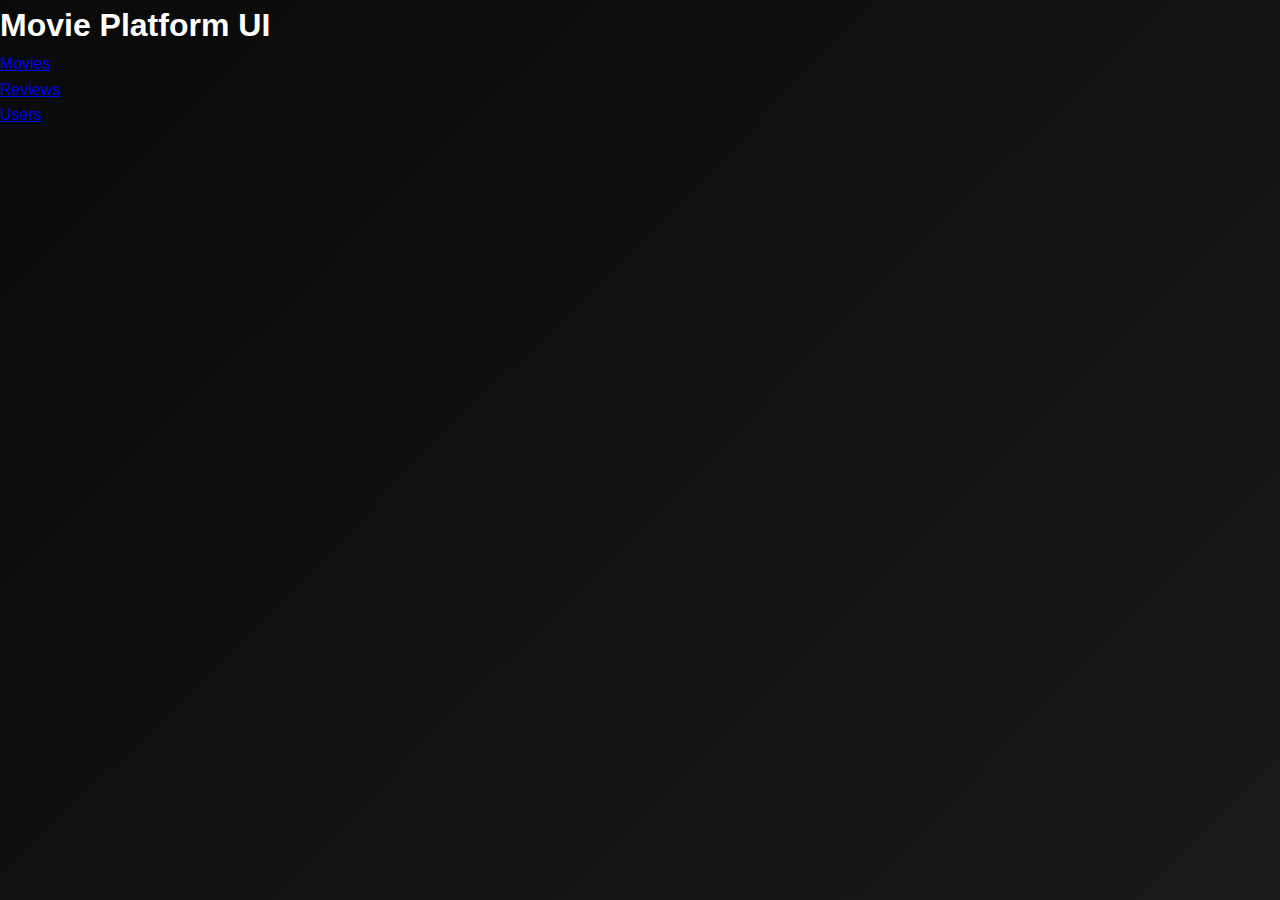
<file: index.html>
<!DOCTYPE html>
<html>
<head>
    <title>Movie Platform</title>
    <link rel="stylesheet" href="style.css">
</head>
<body>

<h1>Movie Platform UI</h1>

<ul>
    <li><a href="movies.html">Movies</a></li>
    <li><a href="reviews.html">Reviews</a></li>
    <li><a href="users.html">Users</a></li>
</ul>

</body>
</html>
</file>
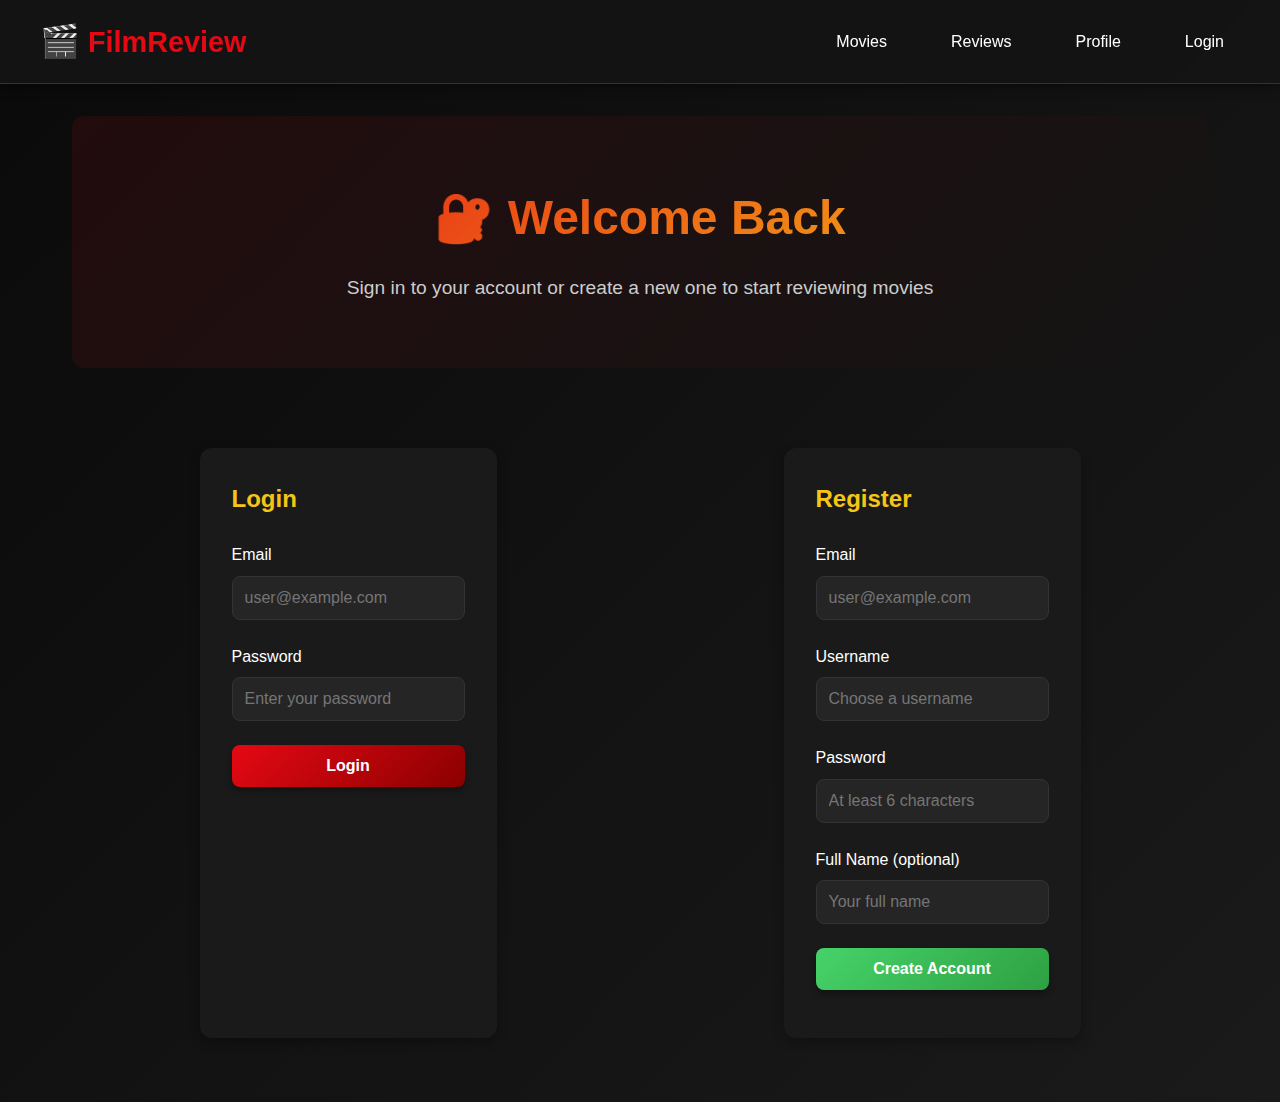
<file: login.html>
<!DOCTYPE html>
<html lang="en">
<head>
    <meta charset="UTF-8">
    <meta name="viewport" content="width=device-width, initial-scale=1.0">
    <title>Login / Register - FilmReview</title>
    <link rel="stylesheet" href="style.css">
    <script src="app.js" defer></script>
</head>
<body>
    <nav class="navbar">
        <div class="navbar-content">
            <a href="index.html" class="logo">FilmReview</a>
            <ul class="nav-links">
                <li><a href="movies.html">Movies</a></li>
                <li><a href="reviews.html">Reviews</a></li>
                <li><a href="users.html">Profile</a></li>
                <li><a href="login.html">Login</a></li>
            </ul>
        </div>
    </nav>

    <div class="container">
        <div class="hero">
            <h1>🔐 Welcome Back</h1>
            <p>Sign in to your account or create a new one to start reviewing movies</p>
        </div>

        <div style="display: grid; grid-template-columns: repeat(auto-fit, minmax(400px, 1fr)); gap: 2rem; margin-top: 2rem;">
            <!-- Login Form -->
            <div class="form-container">
                <h2 style="margin-bottom: 1.5rem; color: var(--accent-color);">Login</h2>
                <div class="form-group">
                    <label for="login-email">Email</label>
                    <input id="login-email" type="email" placeholder="user@example.com">
                </div>
                
                <div class="form-group">
                    <label for="login-password">Password</label>
                    <input id="login-password" type="password" placeholder="Enter your password">
                </div>
                
                <button class="btn" onclick="login()" style="width: 100%;">Login</button>
                <div id="login-result" style="margin-top: 1rem;"></div>
            </div>

            <!-- Register Form -->
            <div class="form-container">
                <h2 style="margin-bottom: 1.5rem; color: var(--accent-color);">Register</h2>
                <div class="form-group">
                    <label for="reg-email">Email</label>
                    <input id="reg-email" type="email" placeholder="user@example.com">
                </div>
                
                <div class="form-group">
                    <label for="reg-username">Username</label>
                    <input id="reg-username" type="text" placeholder="Choose a username">
                </div>
                
                <div class="form-group">
                    <label for="reg-password">Password</label>
                    <input id="reg-password" type="password" placeholder="At least 6 characters">
                </div>
                
                <div class="form-group">
                    <label for="reg-fullname">Full Name (optional)</label>
                    <input id="reg-fullname" type="text" placeholder="Your full name">
                </div>
                
                <button class="btn btn-success" onclick="register()" style="width: 100%;">Create Account</button>
                <div id="register-result" style="margin-top: 1rem;"></div>
            </div>
        </div>
    </div>
</body>
</html>
</file>
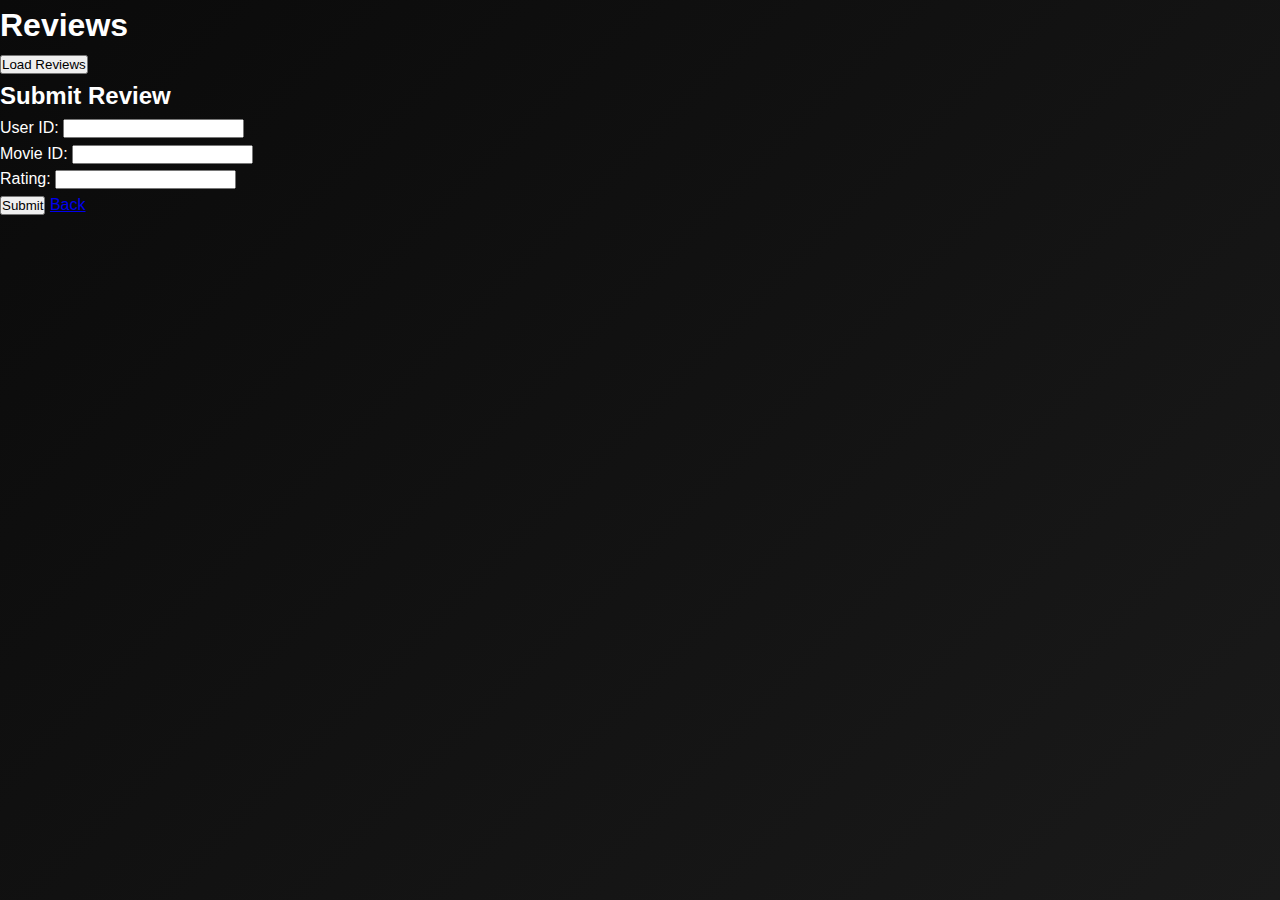
<file: reviews.html>
<!DOCTYPE html>
<html>
<head>
    <title>Reviews</title>
    <link rel="stylesheet" href="style.css">
    <script src="app.js" defer></script>
</head>
<body>

<h1>Reviews</h1>

<button onclick="loadReviews()">Load Reviews</button>
<ul id="review-list"></ul>

<h2>Submit Review</h2>

<label>User ID:</label>
<input id="user-id" type="text"><br>

<label>Movie ID:</label>
<input id="movie-id" type="text"><br>

<label>Rating:</label>
<input id="rating" type="number"><br>

<button onclick="submitReview()">Submit</button>

<a href="index.html">Back</a>

</body>
</html>
</file>
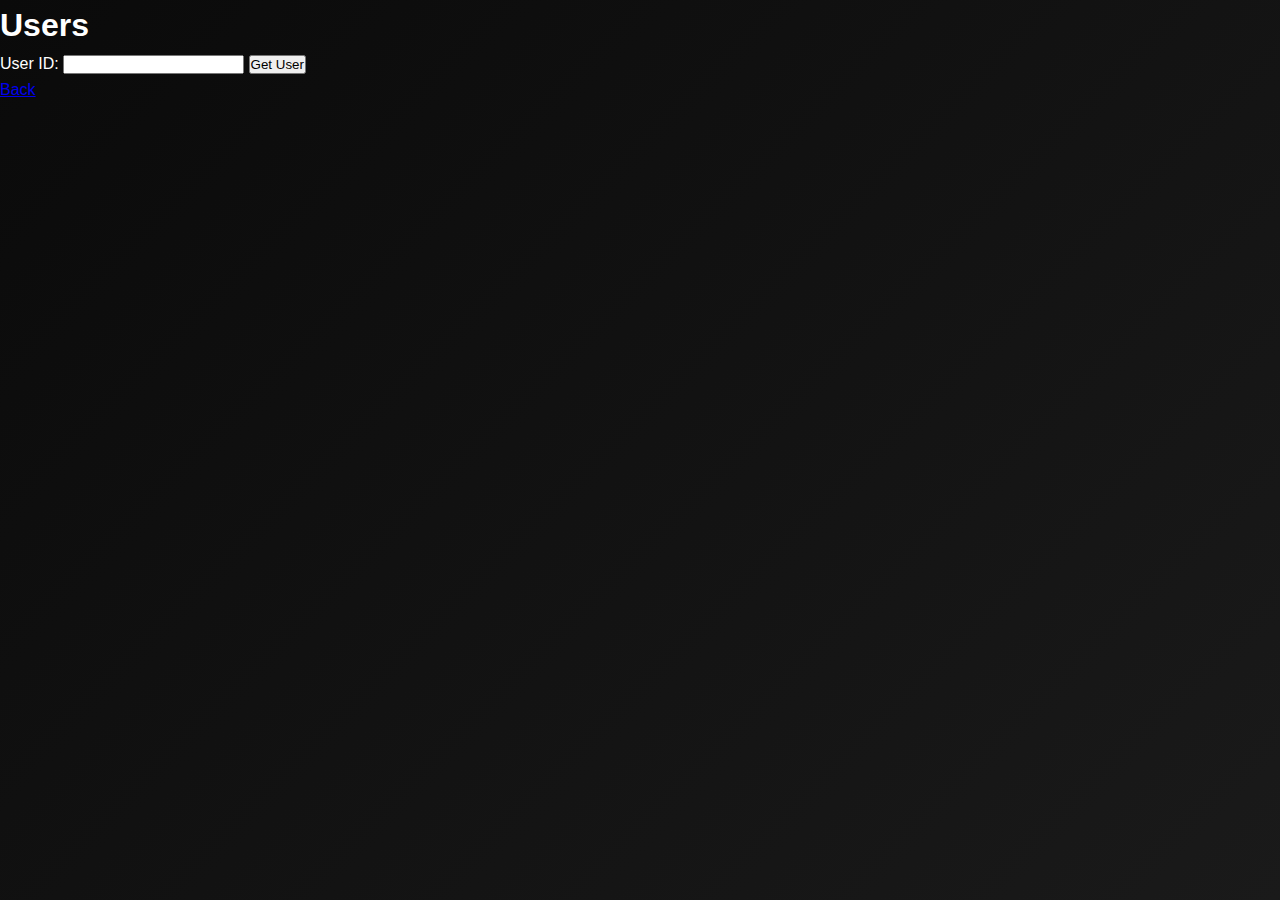
<file: users.html>
<!DOCTYPE html>
<html>
<head>
    <title>Users</title>
    <link rel="stylesheet" href="style.css">
    <script src="app.js" defer></script>
</head>
<body>

<h1>Users</h1>

<label>User ID:</label>
<input id="user-id-input" type="text">
<button onclick="loadUser()">Get User</button>

<pre id="user-output"></pre>

<a href="index.html">Back</a>

</body>
</html>
</file>
<file: style.css>
/* Modern Film Review Website Styles */

* {
    margin: 0;
    padding: 0;
    box-sizing: border-box;
}

:root {
    --primary-color: #e50914;
    --secondary-color: #141414;
    --accent-color: #f5c518;
    --text-light: #ffffff;
    --text-dark: #333333;
    --bg-dark: #0a0a0a;
    --bg-card: #1a1a1a;
    --bg-light: #f5f5f5;
    --border-color: #333333;
    --success-color: #46d369;
    --error-color: #e50914;
}

body {
    font-family: 'Segoe UI', Tahoma, Geneva, Verdana, sans-serif;
    background: linear-gradient(135deg, #0a0a0a 0%, #1a1a1a 100%);
    color: var(--text-light);
    min-height: 100vh;
    line-height: 1.6;
}

/* Navigation Bar */
.navbar {
    background: rgba(20, 20, 20, 0.95);
    backdrop-filter: blur(10px);
    padding: 1rem 2rem;
    position: sticky;
    top: 0;
    z-index: 1000;
    box-shadow: 0 2px 10px rgba(0, 0, 0, 0.5);
    border-bottom: 1px solid var(--border-color);
}

.navbar-content {
    max-width: 1200px;
    margin: 0 auto;
    display: flex;
    justify-content: space-between;
    align-items: center;
}

.logo {
    font-size: 1.8rem;
    font-weight: bold;
    color: var(--primary-color);
    text-decoration: none;
    display: flex;
    align-items: center;
    gap: 0.5rem;
}

.logo::before {
    content: "🎬";
    font-size: 2rem;
}

.nav-links {
    display: flex;
    gap: 2rem;
    list-style: none;
}

.nav-links a {
    color: var(--text-light);
    text-decoration: none;
    font-weight: 500;
    transition: color 0.3s;
    padding: 0.5rem 1rem;
    border-radius: 4px;
}

.nav-links a:hover {
    color: var(--primary-color);
    background: rgba(229, 9, 20, 0.1);
}

/* Container */
.container {
    max-width: 1200px;
    margin: 0 auto;
    padding: 2rem;
}

/* Hero Section */
.hero {
    text-align: center;
    padding: 4rem 2rem;
    background: linear-gradient(135deg, rgba(229, 9, 20, 0.1) 0%, rgba(20, 20, 20, 0.5) 100%);
    border-radius: 12px;
    margin-bottom: 3rem;
}

.hero h1 {
    font-size: 3rem;
    margin-bottom: 1rem;
    background: linear-gradient(135deg, var(--primary-color) 0%, var(--accent-color) 100%);
    -webkit-background-clip: text;
    -webkit-text-fill-color: transparent;
    background-clip: text;
}

.hero p {
    font-size: 1.2rem;
    color: #cccccc;
    max-width: 600px;
    margin: 0 auto;
}

/* Cards */
.card {
    background: var(--bg-card);
    border-radius: 12px;
    padding: 1.5rem;
    margin-bottom: 1.5rem;
    box-shadow: 0 4px 6px rgba(0, 0, 0, 0.3);
    border: 1px solid var(--border-color);
    transition: transform 0.3s, box-shadow 0.3s;
}

.card:hover {
    transform: translateY(-5px);
    box-shadow: 0 8px 16px rgba(229, 9, 20, 0.2);
}

/* Movie Cards */
.movie-card {
    background: var(--bg-card);
    border-radius: 12px;
    overflow: hidden;
    box-shadow: 0 4px 12px rgba(0, 0, 0, 0.4);
    transition: transform 0.3s, box-shadow 0.3s;
    border: 1px solid var(--border-color);
}

.movie-card:hover {
    transform: translateY(-8px);
    box-shadow: 0 12px 24px rgba(229, 9, 20, 0.3);
}

.movie-card-header {
    background: linear-gradient(135deg, var(--primary-color) 0%, #8b0000 100%);
    padding: 1.5rem;
    color: var(--text-light);
}

.movie-card-body {
    padding: 1.5rem;
}

.movie-title {
    font-size: 1.5rem;
    font-weight: bold;
    margin-bottom: 0.5rem;
    color: var(--text-light);
}

.movie-meta {
    display: flex;
    gap: 1rem;
    margin-top: 1rem;
    flex-wrap: wrap;
}

.movie-meta span {
    background: rgba(255, 255, 255, 0.1);
    padding: 0.3rem 0.8rem;
    border-radius: 20px;
    font-size: 0.9rem;
}

.movie-id {
    color: #999;
    font-size: 0.85rem;
    margin-top: 0.5rem;
}

/* Review Cards */
.review-card {
    background: var(--bg-card);
    border-radius: 12px;
    padding: 1.5rem;
    margin-bottom: 1.5rem;
    border-left: 4px solid var(--accent-color);
    box-shadow: 0 4px 12px rgba(0, 0, 0, 0.3);
}

.review-header {
    display: flex;
    justify-content: space-between;
    align-items: start;
    margin-bottom: 1rem;
}

.review-rating {
    display: flex;
    gap: 0.2rem;
    font-size: 1.2rem;
}

.star {
    color: var(--accent-color);
}

.star.empty {
    color: #444;
}

.review-meta {
    color: #999;
    font-size: 0.9rem;
    margin-top: 0.5rem;
}

.review-comment {
    margin-top: 1rem;
    line-height: 1.6;
    color: #e0e0e0;
}

/* Buttons */
.btn {
    background: linear-gradient(135deg, var(--primary-color) 0%, #8b0000 100%);
    color: var(--text-light);
    border: none;
    padding: 0.75rem 1.5rem;
    border-radius: 8px;
    font-size: 1rem;
    font-weight: 600;
    cursor: pointer;
    transition: all 0.3s;
    box-shadow: 0 4px 6px rgba(0, 0, 0, 0.3);
}

.btn:hover {
    transform: translateY(-2px);
    box-shadow: 0 6px 12px rgba(229, 9, 20, 0.4);
}

.btn:active {
    transform: translateY(0);
}

.btn-small {
    padding: 0.5rem 1rem;
    font-size: 0.85rem;
}

.movie-actions, .review-actions {
    margin-top: 1rem;
    display: flex;
    gap: 0.5rem;
    flex-wrap: wrap;
}

.btn-secondary {
    background: rgba(255, 255, 255, 0.1);
    border: 1px solid var(--border-color);
}

.btn-secondary:hover {
    background: rgba(255, 255, 255, 0.2);
}

.btn-success {
    background: linear-gradient(135deg, var(--success-color) 0%, #2ea043 100%);
}

/* Forms */
.form-container {
    background: var(--bg-card);
    border-radius: 12px;
    padding: 2rem;
    max-width: 500px;
    margin: 2rem auto;
    box-shadow: 0 4px 12px rgba(0, 0, 0, 0.3);
}

.form-group {
    margin-bottom: 1.5rem;
}

.form-group label {
    display: block;
    margin-bottom: 0.5rem;
    color: var(--text-light);
    font-weight: 500;
}

.form-group input,
.form-group textarea {
    width: 100%;
    padding: 0.75rem;
    border: 1px solid var(--border-color);
    border-radius: 8px;
    background: rgba(255, 255, 255, 0.05);
    color: var(--text-light);
    font-size: 1rem;
    transition: border-color 0.3s;
}

.form-group input:focus,
.form-group textarea:focus {
    outline: none;
    border-color: var(--primary-color);
    box-shadow: 0 0 0 3px rgba(229, 9, 20, 0.1);
}

.form-group textarea {
    resize: vertical;
    min-height: 100px;
}

/* Grid Layouts */
.movies-grid {
    display: grid;
    grid-template-columns: repeat(auto-fill, minmax(300px, 1fr));
    gap: 2rem;
    margin-top: 2rem;
}

.reviews-grid {
    display: grid;
    grid-template-columns: 1fr;
    gap: 1.5rem;
    margin-top: 2rem;
}

/* Messages */
.message {
    padding: 1rem;
    border-radius: 8px;
    margin: 1rem 0;
    font-weight: 500;
}

.message-success {
    background: rgba(70, 211, 105, 0.2);
    border: 1px solid var(--success-color);
    color: var(--success-color);
}

.message-error {
    background: rgba(229, 9, 20, 0.2);
    border: 1px solid var(--error-color);
    color: var(--error-color);
}

.message-info {
    background: rgba(245, 197, 24, 0.2);
    border: 1px solid var(--accent-color);
    color: var(--accent-color);
}

/* Loading State */
.loading {
    text-align: center;
    padding: 2rem;
    color: #999;
}

.loading::after {
    content: "...";
    animation: dots 1.5s steps(4, end) infinite;
}

@keyframes dots {
    0%, 20% { content: "."; }
    40% { content: ".."; }
    60%, 100% { content: "..."; }
}

/* Empty State */
.empty-state {
    text-align: center;
    padding: 3rem;
    color: #666;
}

.empty-state::before {
    content: "🎭";
    font-size: 4rem;
    display: block;
    margin-bottom: 1rem;
}

/* Action Bar */
.action-bar {
    display: flex;
    gap: 1rem;
    margin-bottom: 2rem;
    flex-wrap: wrap;
}

/* Back Link */
.back-link {
    display: inline-block;
    margin-top: 2rem;
    color: var(--text-light);
    text-decoration: none;
    padding: 0.5rem 1rem;
    border-radius: 8px;
    background: rgba(255, 255, 255, 0.05);
    transition: background 0.3s;
}

.back-link:hover {
    background: rgba(255, 255, 255, 0.1);
}

/* Responsive */
@media (max-width: 768px) {
    .navbar-content {
        flex-direction: column;
        gap: 1rem;
    }
    
    .nav-links {
        flex-direction: column;
        gap: 0.5rem;
        width: 100%;
    }
    
    .hero h1 {
        font-size: 2rem;
    }
    
    .movies-grid {
        grid-template-columns: 1fr;
    }
    
    .container {
        padding: 1rem;
    }
}

/* Pagination */
.pagination {
    display: flex;
    justify-content: space-between;
    align-items: center;
    margin-top: 3rem;
    padding: 1.5rem;
    background: var(--bg-card);
    border-radius: 12px;
    border: 1px solid var(--border-color);
    box-shadow: 0 4px 12px rgba(0, 0, 0, 0.3);
    flex-wrap: wrap;
    gap: 1rem;
}

.pagination-info {
    display: flex;
    flex-direction: column;
    gap: 0.5rem;
    color: #cccccc;
}

.pagination-info span:first-child {
    font-size: 1.1rem;
    font-weight: 600;
    color: var(--text-light);
}

.pagination-info span:last-child {
    font-size: 0.9rem;
    color: #999;
}

.pagination-buttons {
    display: flex;
    gap: 1rem;
}

.pagination button:disabled {
    opacity: 0.5;
    cursor: not-allowed;
    transform: none !important;
}

.pagination button:disabled:hover {
    box-shadow: 0 4px 6px rgba(0, 0, 0, 0.3);
}

@media (max-width: 768px) {
    .pagination {
        flex-direction: column;
        text-align: center;
    }
    
    .pagination-info {
        align-items: center;
    }
    
    .pagination-buttons {
        width: 100%;
        justify-content: center;
    }
}

/* Utility Classes */
.text-center {
    text-align: center;
}

.mt-1 { margin-top: 0.5rem; }
.mt-2 { margin-top: 1rem; }
.mt-3 { margin-top: 1.5rem; }
.mb-1 { margin-bottom: 0.5rem; }
.mb-2 { margin-bottom: 1rem; }
.mb-3 { margin-bottom: 1.5rem; }
</file>
